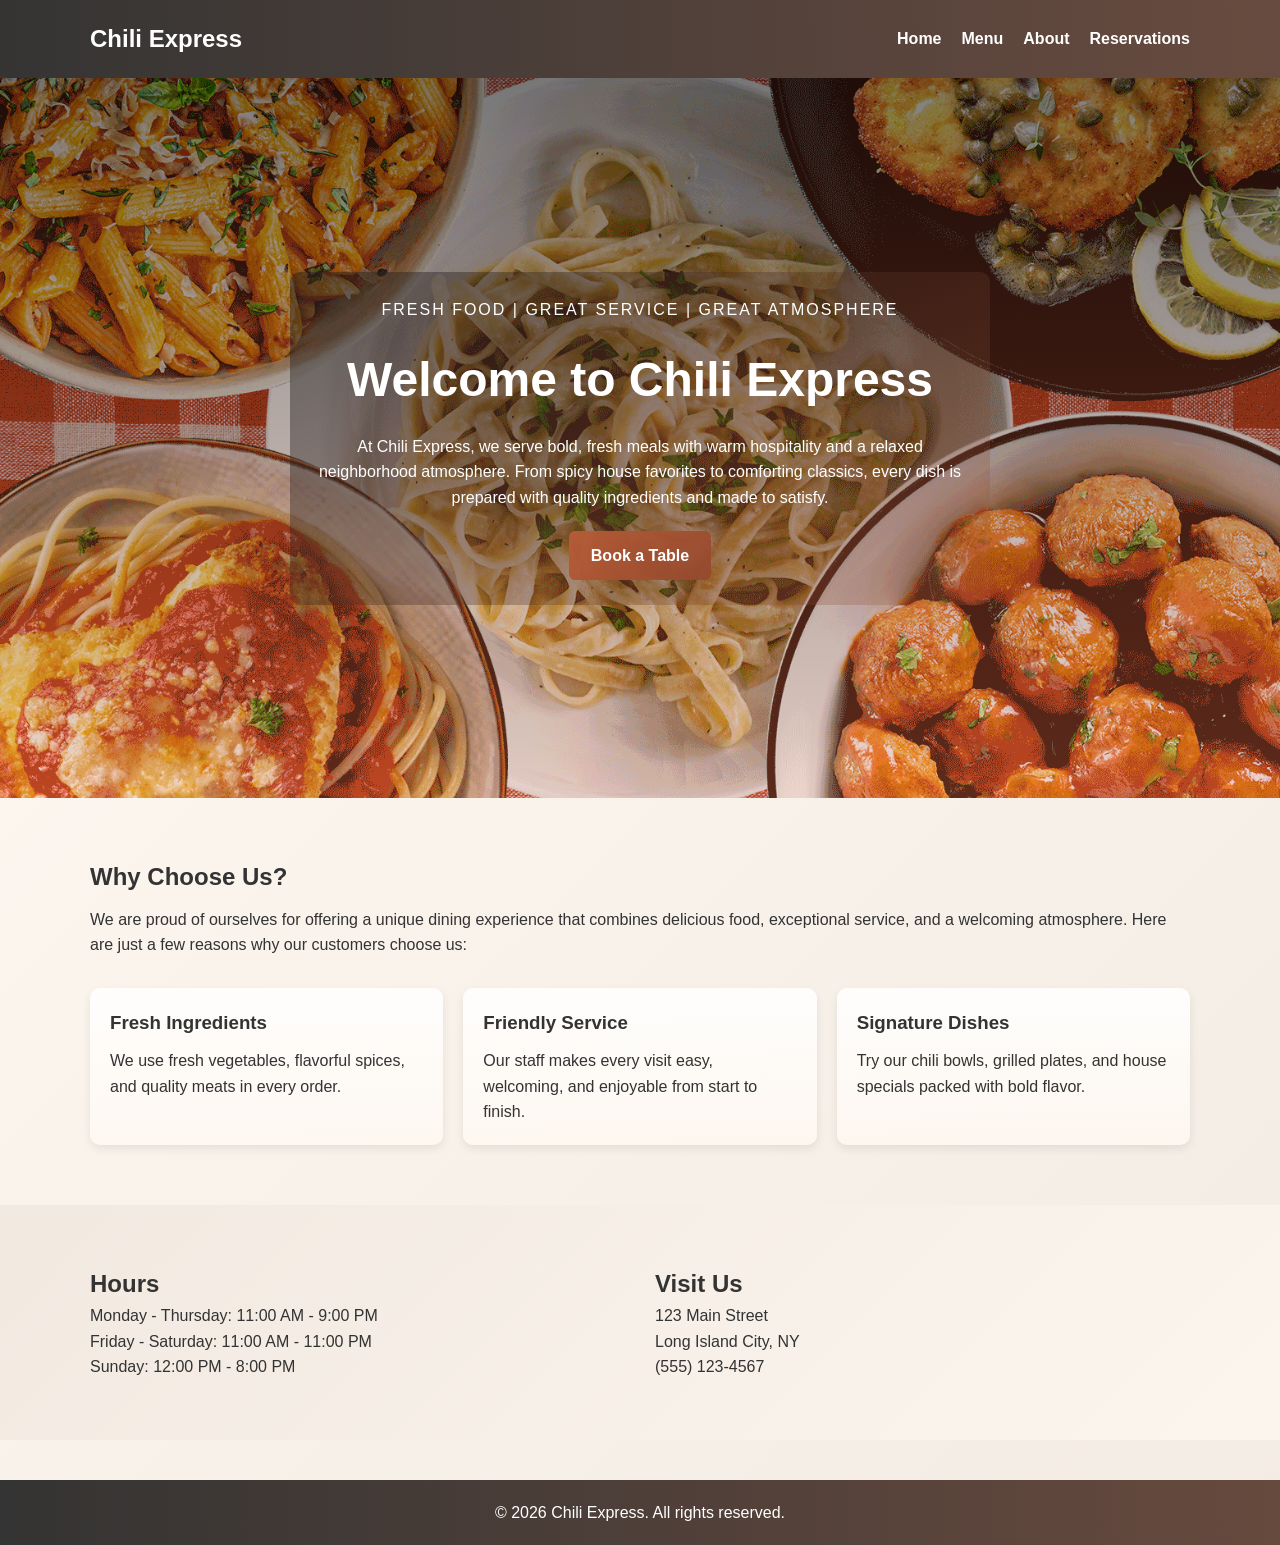
<file: index.html>
<!DOCTYPE html>
<html lang="en">
<head>
  <meta charset="UTF-8">
  <meta name="viewport" content="width=device-width, initial-scale=1.0">
  <title>Chili Express | Home</title>

  <!-- CHANGE NEEDED:
       Link your CSS file below.
       W3Schools search: HTML link CSS -->
  <link rel="stylesheet" href="style.css">
</head>
<body>

  <!--
    WHEN THIS PAGE IS WORKING:
    Students should see a dark navigation bar at the top,
    then a large hero image with text and a button in the center,
    then a short welcome section below.
  -->

  <header class="site-header">
    <nav class="navbar">
      <h1 class="logo">Chili Express</h1>

      <!-- CHANGE NEEDED:
           Make sure each link goes to the correct page.
           W3Schools search: HTML links -->
      <ul class="nav-links">
        <li><a href="index.html">Home</a></li>
        <li><a href="menu.html">Menu</a></li>
        <li><a href="about.html">About</a></li>
        <li><a href="reservations.html">Reservations</a></li>
      </ul>
    </nav>
  </header>

  <main>

    <!--
      HERO SECTION
      WHEN THIS SECTION IS WORKING:
      A large background image should fill most of the screen.
      There should be text on top of the image and a button below the text.

      CHANGE NEEDED:
      - Update the heading
      - Update the paragraph
      - Add your own hero image in the CSS file
      W3Schools search:
      - CSS background image
      - CSS background size
    -->
    <section class="hero">
      <div class="hero-text">
        <p class="tagline">Fresh Food | Great Service | Great Atmosphere</p>
        <h2>Welcome to Chili Express</h2>
        <p>
          At Chili Express, we serve bold, fresh meals with warm hospitality and a relaxed neighborhood atmosphere. From spicy house favorites to comforting classics, every dish is prepared with quality ingredients and made to satisfy.
        </p>

        <!-- CHANGE NEEDED:
             This button should take users to the reservations page -->
        <a href="reservations.html" class="btn">Book a Table</a>
      </div>
    </section>

    <!--
      INTRO SECTION
      WHEN THIS SECTION IS WORKING:
      There should be a clean section under the hero with a heading,
      a short paragraph, and 3 simple boxes describing the restaurant.
    -->
    <section class="content-section">
      <div class="container">
        <h2>Why Choose Us?</h2>
        <p class="section-intro">
            We are proud of ourselves for offering a unique dining experience that combines delicious food, exceptional service, and a welcoming atmosphere. Here are just a few reasons why our customers choose us:
        </p>

        <!-- CHANGE NEEDED:
             Replace these 3 boxes with your own ideas.
             W3Schools search:
             - CSS flexbox
             - CSS box shadow -->
        <div class="card-row">
          <div class="info-card">
            <h3>Fresh Ingredients</h3>
            <p>We use fresh vegetables, flavorful spices, and quality meats in every order.</p>
          </div>

          <div class="info-card">
            <h3>Friendly Service</h3>
            <p>Our staff makes every visit easy, welcoming, and enjoyable from start to finish.</p>
          </div>

          <div class="info-card">
            <h3>Signature Dishes</h3>
            <p>Try our chili bowls, grilled plates, and house specials packed with bold flavor.</p>
          </div>
        </div>
      </div>
    </section>

    <!--
      HOURS SECTION
      WHEN THIS SECTION IS WORKING:
      Users should see business hours and location information in a clean layout.
    -->
    <section class="content-section alt-section">
      <div class="container two-column">
        <div>
          <h2>Hours</h2>
          <!-- CHANGE NEEDED:
               Update these hours if needed -->
          <p>Monday - Thursday: 11:00 AM - 9:00 PM</p>
          <p>Friday - Saturday: 11:00 AM - 11:00 PM</p>
          <p>Sunday: 12:00 PM - 8:00 PM</p>
        </div>

        <div>
          <h2>Visit Us</h2>
          <!-- CHANGE NEEDED:
               Replace with your address and phone number -->
          <p>123 Main Street</p>
          <p>Long Island City, NY</p>
          <p>(555) 123-4567</p>
        </div>
      </div>
    </section>

  </main>

  <footer class="site-footer">
    <!-- CHANGE NEEDED:
         Replace with your restaurant name -->
    <p>&copy; 2026 Chili Express. All rights reserved.</p>
  </footer>

</body>
</html>
</file>
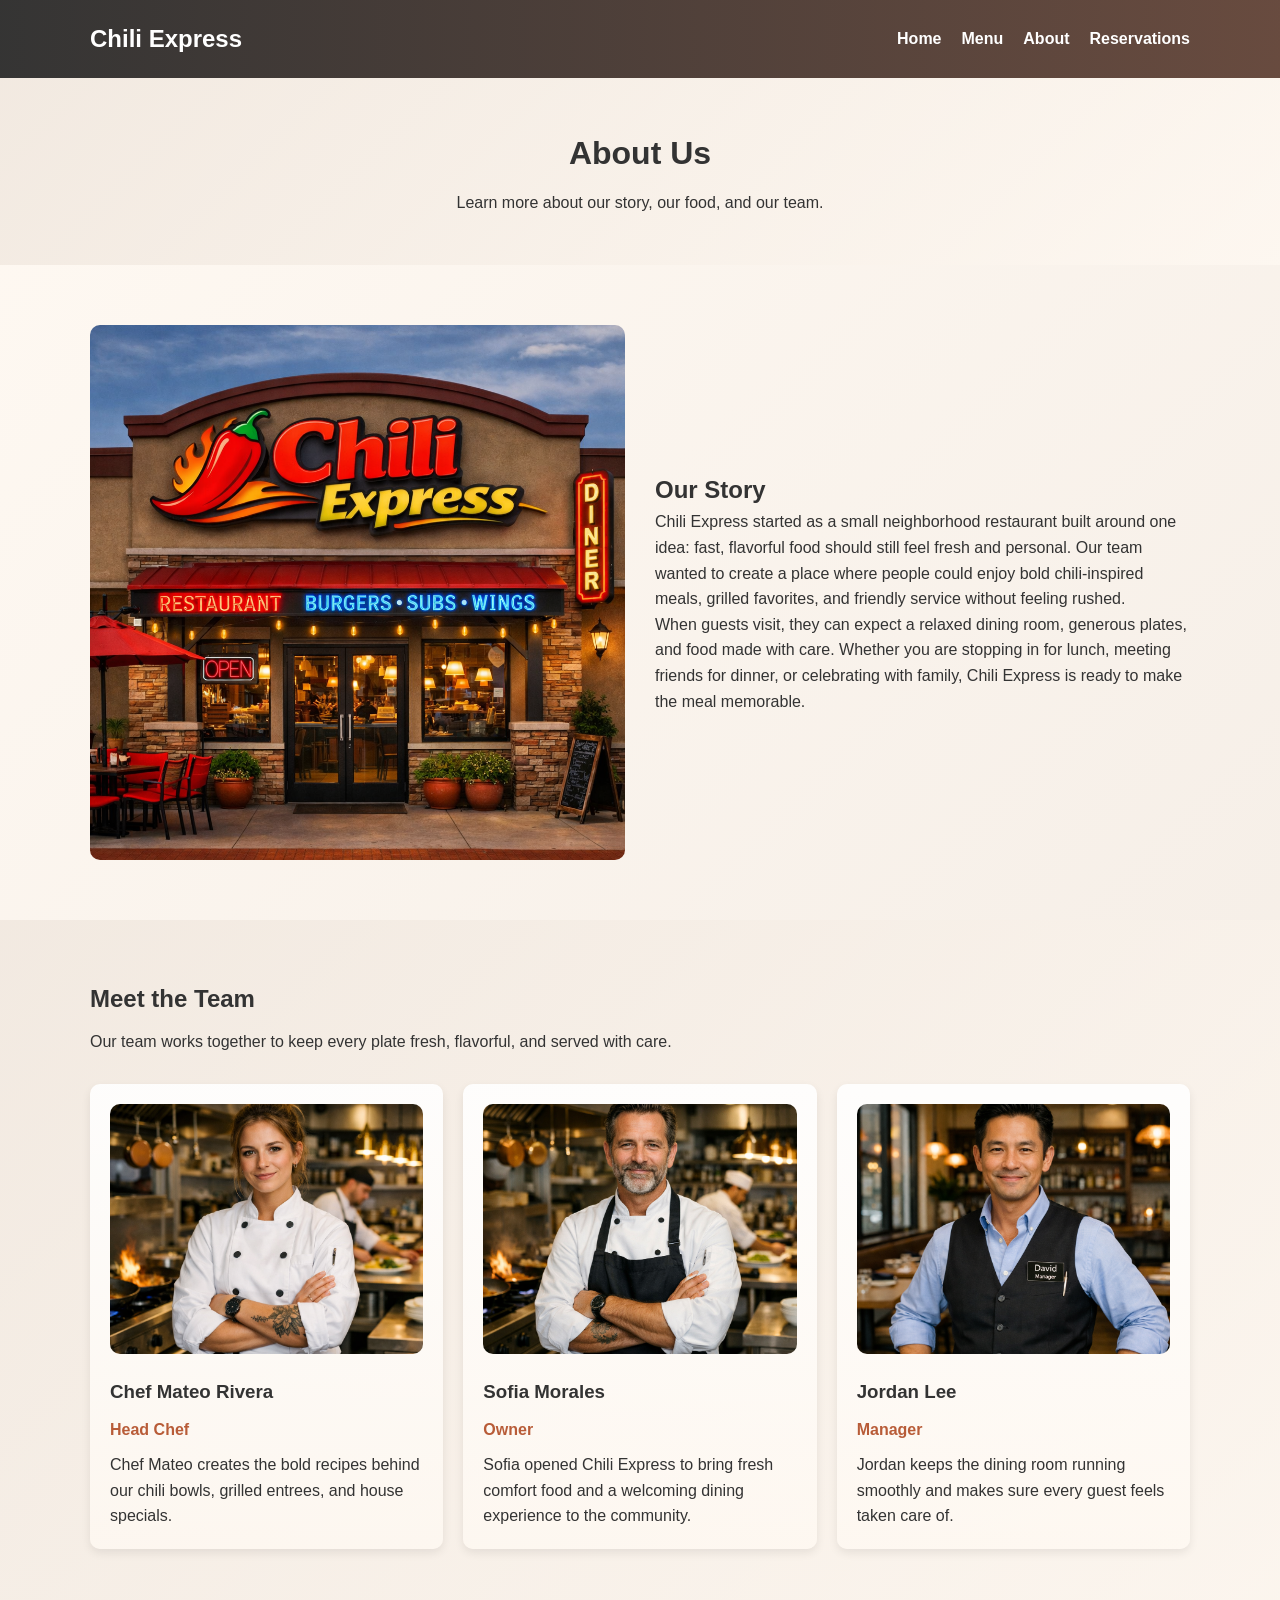
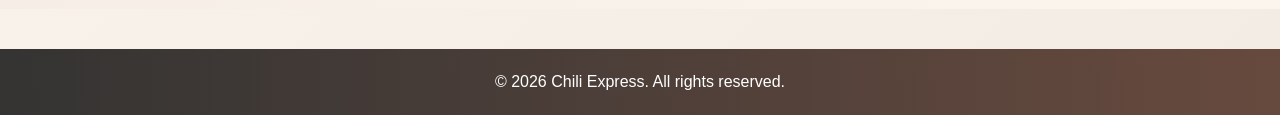
<file: about.html>
<!DOCTYPE html>
<html lang="en">
<head>
  <meta charset="UTF-8">
  <meta name="viewport" content="width=device-width, initial-scale=1.0">
  <title>Chili Express | About</title>
  <link rel="stylesheet" href="style.css">
</head>
<body>

  <!--
    WHEN THIS PAGE IS WORKING:
    Students should see the same navigation at the top,
    then a page heading, then a section with a restaurant photo and story,
    then a section introducing team members.
  -->

  <header class="site-header">
    <nav class="navbar">
      <h1 class="logo">Chili Express</h1>
      <ul class="nav-links">
        <li><a href="index.html">Home</a></li>
        <li><a href="menu.html">Menu</a></li>
        <li><a href="about.html">About</a></li>
        <li><a href="reservations.html">Reservations</a></li>
      </ul>
    </nav>
  </header>

  <main>

    <!--
      PAGE BANNER
      WHEN THIS SECTION IS WORKING:
      This should look like a simple heading area at the top of the page.
    -->
    <section class="page-banner">
      <div class="container">
        <h2>About Us</h2>
        <p>Learn more about our story, our food, and our team.</p>
      </div>
    </section>

    <!--
      STORY SECTION
      WHEN THIS SECTION IS WORKING:
      There should be an image on one side and text on the other side.
      On smaller screens, the image and text may stack vertically.

      CHANGE NEEDED:
      - Add your own restaurant image
      - Replace the story text
      W3Schools search:
      - HTML images
      - HTML alt attribute
    -->
    <section class="content-section">
      <div class="container two-column">
        <div>
          <img src="restaurant-img.png" alt="Dining room at Chili Express" class="about-image">
        </div>

        <div>
          <h2>Our Story</h2>
          <p>
            Chili Express started as a small neighborhood restaurant built around one idea: fast, flavorful food should still feel fresh and personal. Our team wanted to create a place where people could enjoy bold chili-inspired meals, grilled favorites, and friendly service without feeling rushed.
          </p>
          <p>
            When guests visit, they can expect a relaxed dining room, generous plates, and food made with care. Whether you are stopping in for lunch, meeting friends for dinner, or celebrating with family, Chili Express is ready to make the meal memorable.
          </p>
        </div>
      </div>
    </section>

    <!--
      TEAM SECTION
      WHEN THIS SECTION IS WORKING:
      There should be 2 or 3 boxes showing team members.
      Each box should have an image, a name, a role, and a short description.

      CHANGE NEEDED:
      - Replace names
      - Replace roles
      - Replace text
      - Add your own team images
      W3Schools search:
      - CSS border radius
      - CSS object fit
    -->
    <section class="content-section alt-section">
      <div class="container">
        <h2>Meet the Team</h2>
        <p class="section-intro">
          Our team works together to keep every plate fresh, flavorful, and served with care.
        </p>

        <div class="card-row">
          <div class="team-card">
            <img src="Head-Chef-img.png" alt="Photo of the head chef" class="team-image">
            <h3>Chef Mateo Rivera</h3>
            <p class="role">Head Chef</p>
            <p>Chef Mateo creates the bold recipes behind our chili bowls, grilled entrees, and house specials.</p>
          </div>

          <div class="team-card">
            <img src="Owner-img.png" alt="Photo of the restaurant owner" class="team-image">
            <h3>Sofia Morales</h3>
            <p class="role">Owner</p>
            <p>Sofia opened Chili Express to bring fresh comfort food and a welcoming dining experience to the community.</p>
          </div>

          <div class="team-card">
            <img src="Manager-img.png" alt="Photo of the restaurant manager" class="team-image">
            <h3>Jordan Lee</h3>
            <p class="role">Manager</p>
            <p>Jordan keeps the dining room running smoothly and makes sure every guest feels taken care of.</p>
          </div>
        </div>
      </div>
    </section>

  </main>

  <footer class="site-footer">
    <p>&copy; 2026 Chili Express. All rights reserved.</p>
  </footer>

</body>
</html>
</file>
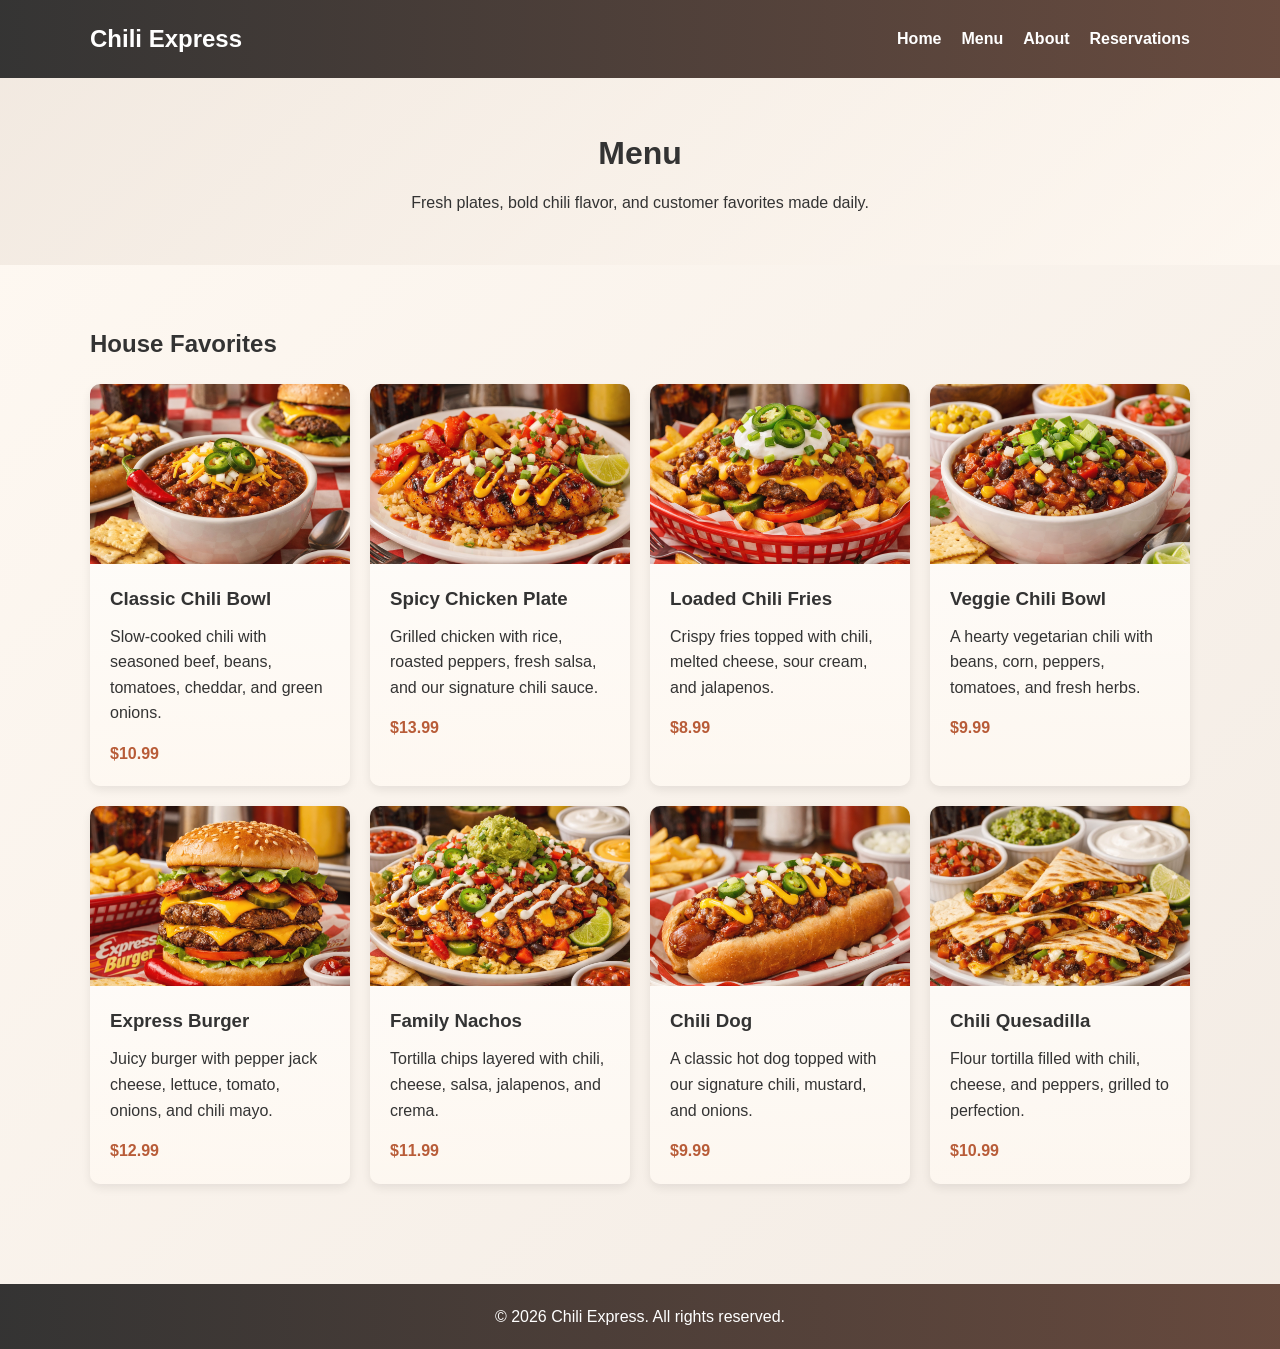
<file: menu.html>
<!DOCTYPE html>
<html lang="en">
<head>
    <meta charset="UTF-8">
    <meta name="viewport" content="width=device-width, initial-scale=1.0">
    <title>Chili Express | Menu</title>
    <link rel="stylesheet" href="style.css">
    <link rel="stylesheet" href="menu.css">
</head>
<body>
    
      <header class="site-header">
    <nav class="navbar">
      <h1 class="logo">Chili Express</h1>

      <ul class="nav-links">
        <li><a href="index.html">Home</a></li>
        <li><a href="menu.html">Menu</a></li>
        <li><a href="about.html">About</a></li>
        <li><a href="reservations.html">Reservations</a></li>
      </ul>
    </nav>
  </header>

  <main>
    <section class="page-banner">
      <div class="container">
        <h2>Menu</h2>
        <p>Fresh plates, bold chili flavor, and customer favorites made daily.</p>
      </div>
    </section>

    <section class="content-section">
      <div class="container">
        <h2>House Favorites</h2>
        <div class="menu-grid">
          <div class="menu-item">
            <img src="Classic-Chili-Bowl-img.png" alt="Classic Chili Bowl" class="menu-image">
            <h3>Classic Chili Bowl</h3>
            <p>Slow-cooked chili with seasoned beef, beans, tomatoes, cheddar, and green onions.</p>
            <span>$10.99</span>
          </div>

          <div class="menu-item">
            <img src="Spicy-Chicken-Plate-img.png" alt="Spicy Chicken Plate" class="menu-image">
            <h3>Spicy Chicken Plate</h3>
            <p>Grilled chicken with rice, roasted peppers, fresh salsa, and our signature chili sauce.</p>
            <span>$13.99</span>
          </div>

          <div class="menu-item">
            <img src="Loaded-Chili-Fries-img.png" alt="Loaded Chili Fries" class="menu-image">
            <h3>Loaded Chili Fries</h3>
            <p>Crispy fries topped with chili, melted cheese, sour cream, and jalapenos.</p>
            <span>$8.99</span>
          </div>

          <div class="menu-item">
            <img src="Veggie-Chili-Bowl-img.png" alt="Veggie Chili Bowl" class="menu-image">
            <h3>Veggie Chili Bowl</h3>
            <p>A hearty vegetarian chili with beans, corn, peppers, tomatoes, and fresh herbs.</p>
            <span>$9.99</span>
          </div>

          <div class="menu-item">
            <img src="Express-Burger-img.png" alt="Express Burger" class="menu-image">
            <h3>Express Burger</h3>
            <p>Juicy burger with pepper jack cheese, lettuce, tomato, onions, and chili mayo.</p>
            <span>$12.99</span>
          </div>

          <div class="menu-item">
            <img src="Family-Nachos-img.png" alt="Family Nachos" class="menu-image">
            <h3>Family Nachos</h3>
            <p>Tortilla chips layered with chili, cheese, salsa, jalapenos, and crema.</p>
            <span>$11.99</span>
          </div>

          <div class="menu-item">
            <img src="Chili-Dog-img.png" alt="Chili Dog" class="menu-image">
            <h3>Chili Dog</h3>
            <p>A classic hot dog topped with our signature chili, mustard, and onions.</p>
            <span>$9.99</span>
          </div>

          <div class="menu-item">
            <img src="Chili-Quesadilla-img.png" alt="Chili Quesadilla" class="menu-image">
            <h3>Chili Quesadilla</h3>
            <p>Flour tortilla filled with chili, cheese, and peppers, grilled to perfection.</p>
            <span>$10.99</span>
          </div>
        </div>
      </div>
    </section>
  </main>

  <footer class="site-footer">
    <p>&copy; 2026 Chili Express. All rights reserved.</p>
  </footer>

</body>
</html>
</file>
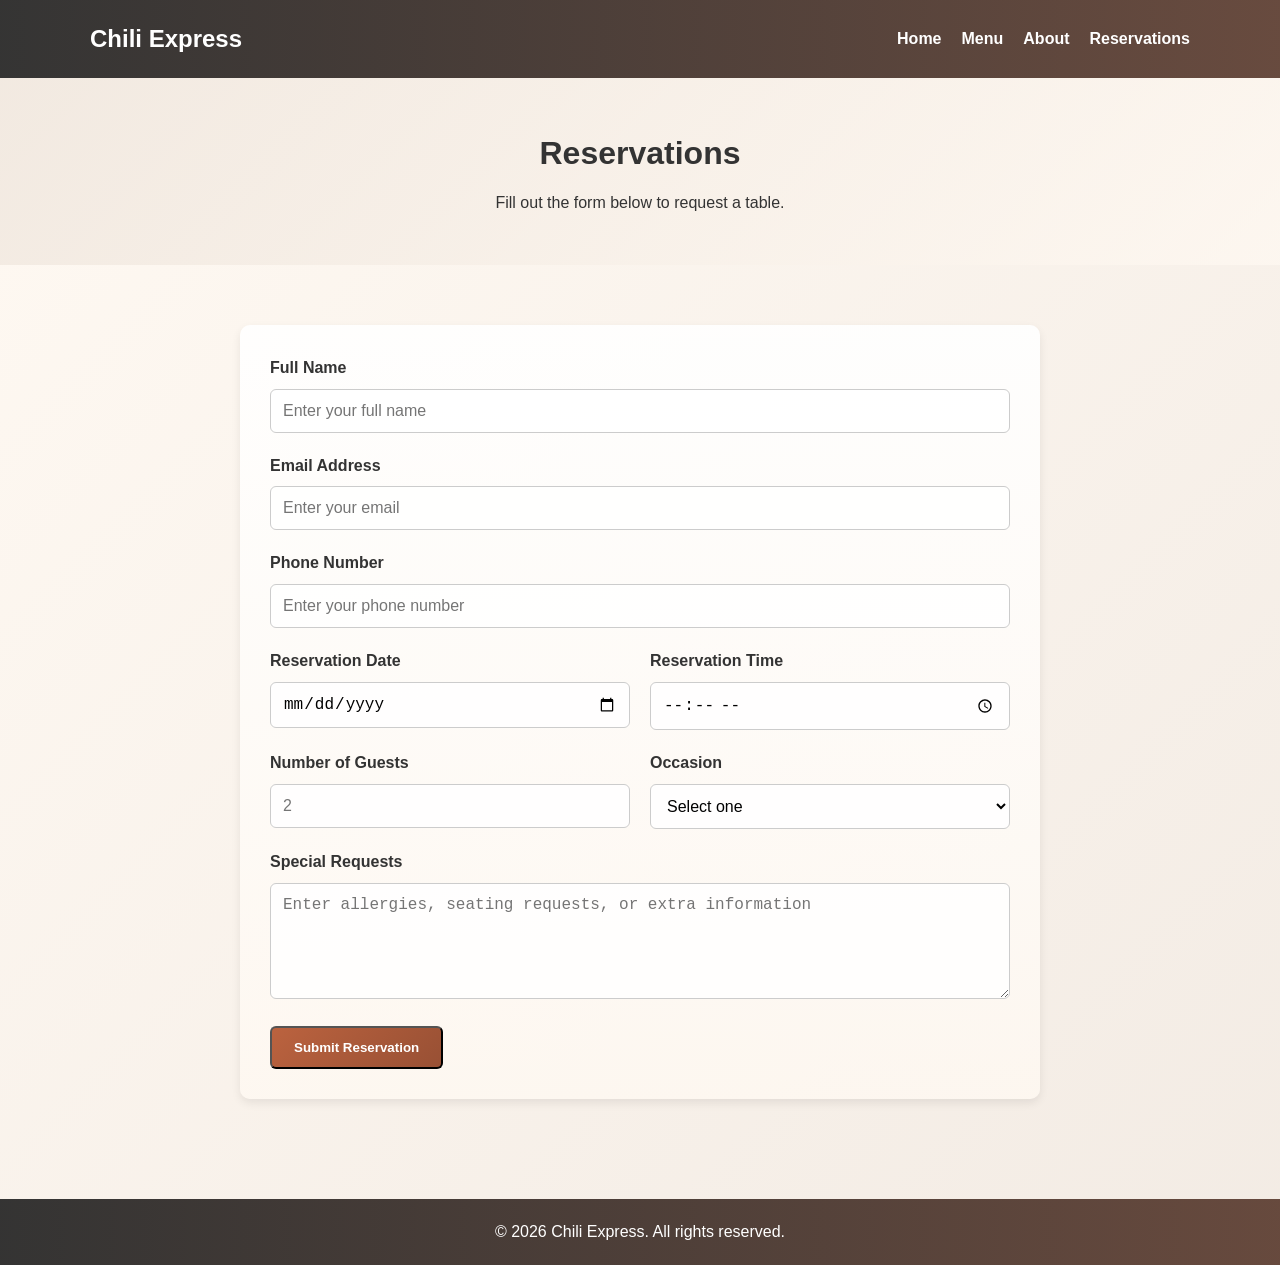
<file: reservations.html>
<!DOCTYPE html>
<html lang="en">
<head>
  <meta charset="UTF-8">
  <meta name="viewport" content="width=device-width, initial-scale=1.0">
  <title>Chili Express | Reservations</title>
  <link rel="stylesheet" href="style.css">
</head>
<body>

  <!--
    WHEN THIS PAGE IS WORKING:
    Students should see a heading and a clean form in the middle of the page.
    The form will NOT actually send data anywhere yet.
    It is only being used to practice HTML forms and CSS styling.
  -->

  <header class="site-header">
    <nav class="navbar">
      <h1 class="logo">Chili Express</h1>
      <ul class="nav-links">
        <li><a href="index.html">Home</a></li>
        <li><a href="menu.html">Menu</a></li>
        <li><a href="about.html">About</a></li>
        <li><a href="reservations.html">Reservations</a></li>
      </ul>
    </nav>
  </header>

  <main>

    <section class="page-banner">
      <div class="container">
        <h2>Reservations</h2>
        <p>Fill out the form below to request a table.</p>
      </div>
    </section>

    <!--
      FORM SECTION
      WHEN THIS SECTION IS WORKING:
      Students should see labeled input boxes with enough spacing between them.

      CHANGE NEEDED:
      Students should check that every label matches an input.
      W3Schools search:
      - HTML forms
      - HTML input types
      - HTML label
      - HTML textarea
      - HTML required
    -->
    <section class="content-section">
      <div class="container form-container">

        <form class="reservation-form" action="#" method="get">

          <div class="form-group">
            <label for="fullname">Full Name</label>
            <input type="text" id="fullname" name="fullname" placeholder="Enter your full name" required>
          </div>

          <div class="form-group">
            <label for="email">Email Address</label>

            <!--
              CHANGE NEEDED:
              Keep type="email" here.
              Students should research why email is better than text.
              W3Schools search: HTML input email
            -->
            <input type="email" id="email" name="email" placeholder="Enter your email" required>
          </div>

          <div class="form-group">
            <label for="phone">Phone Number</label>
            <input type="tel" id="phone" name="phone" placeholder="Enter your phone number" required>
          </div>

          <div class="form-row">
            <div class="form-group">
              <label for="date">Reservation Date</label>
              <input type="date" id="date" name="date" required>
            </div>

            <div class="form-group">
              <label for="time">Reservation Time</label>
              <input type="time" id="time" name="time" required>
            </div>
          </div>

          <div class="form-row">
            <div class="form-group">
              <label for="guests">Number of Guests</label>

              <!--
                CHANGE NEEDED:
                Students should research min and max attributes.
                W3Schools search:
                - HTML input number
                - HTML min max
              -->
              <input type="number" id="guests" name="guests" min="1" max="12" placeholder="2" required>
            </div>

            <div class="form-group">
              <label for="occasion">Occasion</label>

              <!--
                CHANGE NEEDED:
                Students may add more options here.
                W3Schools search:
                - HTML select
                - HTML option
              -->
              <select id="occasion" name="occasion">
                <option value="">Select one</option>
                <option value="birthday">Birthday</option>
                <option value="anniversary">Anniversary</option>
                <option value="family">Family Dinner</option>
                <option value="date-night">Date Night</option>
              </select>
            </div>
          </div>

          <div class="form-group">
            <label for="notes">Special Requests</label>
            <textarea id="notes" name="notes" rows="5" placeholder="Enter allergies, seating requests, or extra information"></textarea>
          </div>

          <button type="submit" class="btn">Submit Reservation</button>
        </form>

      </div>
    </section>

  </main>

  <footer class="site-footer">
    <p>&copy; 2026 Chili Express. All rights reserved.</p>
  </footer>

</body>
</html>
</file>
<file: style.css>
/* =====================================================
   BASIC RESET
   WHEN THIS IS WORKING:
   All pages should have cleaner spacing and sizing.

   W3Schools search:
   - CSS box-sizing
   - CSS margin
   - CSS padding
===================================================== */
* {
  margin: 0;
  padding: 0;
  box-sizing: border-box;
}

/* =====================================================
   CHANGE NEEDED:
   Students should change these colors to match their brand.

   WHEN THIS IS WORKING:
   The whole site should have a consistent restaurant theme.

   W3Schools search:
   - CSS colors
   - CSS hex colors
===================================================== */
:root {
  --dark: #1f1f1f;
  --light: #fff9f2;
  --accent: #b85c38;
  --accent-hover: #94492d;
  --text: #333333;
  --white: #ffffff;
  --soft: #f0e7de;
}

/* =====================================================
   BODY STYLES
   WHEN THIS IS WORKING:
   Text should be easy to read and the page should have
   a soft background color.
===================================================== */
body {
  font-family: Arial, Helvetica, sans-serif;
  background:
    linear-gradient(135deg, rgba(255, 249, 242, 0.96), rgba(240, 231, 222, 0.82));
  color: var(--text);
  line-height: 1.6;
  cursor: url("data:image/svg+xml,%3Csvg xmlns='http://www.w3.org/2000/svg' width='28' height='28' viewBox='0 0 28 28'%3E%3Cpath d='M5 3 L21 14 L13 16 L10 24 L5 3 Z' fill='%23b85c38' stroke='%231f1f1f' stroke-width='2'/%3E%3C/svg%3E") 5 3, default;
}

a,
button,
.btn,
.info-card,
.team-card {
  cursor: url("data:image/svg+xml,%3Csvg xmlns='http://www.w3.org/2000/svg' width='30' height='30' viewBox='0 0 30 30'%3E%3Ccircle cx='15' cy='15' r='10' fill='%23b85c38' stroke='%231f1f1f' stroke-width='2'/%3E%3Ccircle cx='15' cy='15' r='3' fill='white'/%3E%3C/svg%3E") 15 15, pointer;
}

input,
select,
textarea {
  cursor: text;
}

select,
input[type="date"],
input[type="time"],
input[type="number"] {
  cursor: pointer;
}

/* =====================================================
   CONTAINER
   WHEN THIS IS WORKING:
   Content should not stretch too wide across the screen.
===================================================== */
.container {
  width: 90%;
  max-width: 1100px;
  margin: 0 auto;
}

/* =====================================================
   HEADER + NAVIGATION
   WHEN THIS IS WORKING:
   A dark navigation bar should appear at the top.
   The logo should be on one side and the links on the other.

   W3Schools search:
   - CSS flexbox
   - CSS justify-content
   - CSS align-items
===================================================== */
.site-header {
  background:
    linear-gradient(90deg, rgba(31, 31, 31, 0.9), rgba(72, 38, 25, 0.82));
  color: var(--white);
}

.navbar {
  width: 90%;
  max-width: 1100px;
  margin: 0 auto;
  padding: 20px 0;

  display: flex;
  justify-content: space-between;
  align-items: center;
  gap: 20px;
}

.logo {
  font-size: 1.5rem;
}

.nav-links {
  list-style: none;
  display: flex;
  gap: 20px;
}

.nav-links a {
  color: var(--white);
  text-decoration: none;
  font-weight: bold;
}

/* CHANGE NEEDED:
   Students can change hover color if they want.
   WHEN THIS IS WORKING:
   Link color should change when the mouse moves over it.

   W3Schools search:
   - CSS hover
*/
.nav-links a:hover {
  color: var(--accent);
}

/* =====================================================
   HERO SECTION
   CHANGE NEEDED:
   Replace the hero image file path below with the correct image name.
   Make sure the image is saved inside the images folder.

   WHEN THIS IS WORKING:
   The home page should show a large background image with text
   centered on top of it.

   W3Schools search:
   - CSS background image
   - CSS background size
   - CSS background position
===================================================== */
.hero {
  min-height: 80vh;
  background-image:
    linear-gradient(rgba(0, 0, 0, 0.5), rgba(184, 92, 56, 0.25)),
    url("image.gif");
  background-size: cover;
  background-position: center;
  background-repeat: no-repeat;

  display: flex;
  justify-content: center;
  align-items: center;
  text-align: center;
  padding: 40px;
   
}

.hero-text {
  max-width: 700px;
  color: var(--white);
  background:
    linear-gradient(135deg, rgba(31, 31, 31, 0.48), rgba(184, 92, 56, 0.22));
  padding: 25px;
  border-radius: 10px;
}

.tagline {
  font-size: 1rem;
  letter-spacing: 2px;
  text-transform: uppercase;
  margin-bottom: 15px;
}

.hero-text h2 {
  font-size: 3rem;
  margin-bottom: 15px;
}

.hero-text p {
  margin-bottom: 20px;
}

/* =====================================================
   BUTTON
   WHEN THIS IS WORKING:
   Buttons should have color, padding, and rounded corners.
===================================================== */
.btn {
  display: inline-block;
  background:
    linear-gradient(135deg, rgba(184, 92, 56, 0.96), rgba(148, 73, 45, 0.96));
  color: var(--white);
  text-decoration: none;
  padding: 12px 22px;
  border-radius: 6px;
  font-weight: bold;
}

.btn:hover {
  background:
    linear-gradient(135deg, rgba(148, 73, 45, 0.98), rgba(112, 51, 31, 0.98));
}

/* =====================================================
   PAGE BANNER
   WHEN THIS IS WORKING:
   About and Reservations pages should have a simple heading section.
===================================================== */
.page-banner {
  background:
    linear-gradient(135deg, rgba(240, 231, 222, 0.86), rgba(255, 249, 242, 0.7));
  text-align: center;
  padding: 50px 20px;
}

.page-banner h2 {
  font-size: 2rem;
  margin-bottom: 10px;
}

/* =====================================================
   CONTENT SECTIONS
   WHEN THIS IS WORKING:
   Each page section should have enough spacing above and below it.
===================================================== */
.content-section {
  padding: 60px 0;
}

.alt-section {
  background:
    linear-gradient(135deg, rgba(240, 231, 222, 0.82), rgba(255, 249, 242, 0.7));
}

.section-intro {
  margin-top: 10px;
  margin-bottom: 30px;
}

/* =====================================================
   FLEX LAYOUTS
   WHEN THIS IS WORKING:
   Items should line up next to each other on larger screens.

   W3Schools search:
   - CSS flexbox
   - CSS gap
===================================================== */
.card-row {
  display: flex;
  gap: 20px;
  flex-wrap: wrap;
}

.two-column {
  display: flex;
  gap: 30px;
  flex-wrap: wrap;
  align-items: center;
}

.two-column > div {
  flex: 1 1 300px;
}

/* =====================================================
   INFO CARDS
   WHEN THIS IS WORKING:
   The three boxes on the home page should have a white background,
   padding, and a slight shadow.

   W3Schools search:
   - CSS box shadow
   - CSS border radius
===================================================== */
.info-card,
.team-card {
  background:
    linear-gradient(180deg, rgba(255, 255, 255, 0.88), rgba(255, 249, 242, 0.78));
  padding: 20px;
  border-radius: 10px;
  flex: 1 1 250px;
  box-shadow: 0 4px 10px rgba(0, 0, 0, 0.08);
}

.info-card h3,
.team-card h3 {
  margin-bottom: 10px;
}

.role {
  color: var(--accent);
  font-weight: bold;
  margin-bottom: 10px;
}

/* =====================================================
   ABOUT PAGE IMAGES
   CHANGE NEEDED:
   Make sure image file names match the files in the images folder.

   WHEN THIS IS WORKING:
   Images should fit nicely and not look stretched.
===================================================== */
.about-image {
  width: 100%;
  display: block;
  border-radius: 10px;
}

.team-image {
  width: 100%;
  height: 250px;
  object-fit: cover;
  border-radius: 10px;
  margin-bottom: 15px;
}

/* =====================================================
   FORM STYLES
   WHEN THIS IS WORKING:
   The reservation form should be centered and easy to read.

   W3Schools search:
   - CSS forms
   - CSS input
===================================================== */
.form-container {
  max-width: 800px;
}

.reservation-form {
  background:
    linear-gradient(180deg, rgba(255, 255, 255, 0.9), rgba(255, 249, 242, 0.78));
  padding: 30px;
  border-radius: 10px;
  box-shadow: 0 4px 10px rgba(0, 0, 0, 0.08);
}

.form-group {
  margin-bottom: 20px;
}

.form-row {
  display: flex;
  gap: 20px;
  flex-wrap: wrap;
}

.form-row .form-group {
  flex: 1 1 250px;
}

label {
  display: block;
  margin-bottom: 8px;
  font-weight: bold;
}

input,
select,
textarea {
  width: 100%;
  padding: 12px;
  border: 1px solid #cccccc;
  border-radius: 6px;
  font-size: 1rem;
  background-color: rgba(255, 255, 255, 0.88);
}

/* CHANGE NEEDED:
   Students can research how :focus works.
   WHEN THIS IS WORKING:
   Inputs should show a colored outline when clicked.

   W3Schools search:
   - CSS focus
*/
input:focus,
select:focus,
textarea:focus {
  outline: 2px solid var(--accent);
  border-color: var(--accent);
}

/* =====================================================
   FOOTER
   WHEN THIS IS WORKING:
   A dark footer should appear at the bottom of each page.
===================================================== */
.site-footer {
  background:
    linear-gradient(90deg, rgba(31, 31, 31, 0.9), rgba(72, 38, 25, 0.82));
  color: var(--white);
  text-align: center;
  padding: 20px;
  margin-top: 40px;
}

/* =====================================================
   RESPONSIVE DESIGN
   WHEN THIS IS WORKING:
   On smaller screens, the nav links and columns should stack.

   W3Schools search:
   - CSS media queries
===================================================== */
@media (max-width: 768px) {
  .navbar {
    flex-direction: column;
  }

  .nav-links {
    flex-direction: column;
    align-items: center;
  }

  .hero-text h2 {
    font-size: 2.2rem;
  }

  .two-column {
    flex-direction: column;
  }
}

/* =====================================================
   OPTIONAL COOL SNIPPETS
   These are NOT required.
   Students can plug them in if they finish early.
===================================================== */

/* OPTIONAL 1: Make cards lift slightly on hover
   W3Schools search:
   - CSS transform
   - CSS transition

.info-card,
.team-card {
  transition: transform 0.3s ease;
}

.info-card:hover,
.team-card:hover {
  transform: translateY(-8px);
}
*/

/* OPTIONAL 2: Make button grow slightly on hover

.btn {
  transition: transform 0.3s ease, background-color 0.3s ease;
}

.btn:hover {
  transform: scale(1.05);
}
*/

/* OPTIONAL 3: Add underline animation to nav links

.nav-links a {
  position: relative;
}

.nav-links a::after {
  content: "";
  position: absolute;
  left: 0;
  bottom: -4px;
  width: 0;
  height: 2px;
  background-color: var(--accent);
  transition: width 0.3s ease;
}

.nav-links a:hover::after {
  width: 100%;
}
*/
</file>
<file: menu.css>
.menu-grid {
  display: grid;
  grid-template-columns: repeat(auto-fit, minmax(250px, 1fr));
  gap: 20px;
  margin-top: 20px;
}

.menu-item {
  background:
    linear-gradient(180deg, rgba(255, 255, 255, 0.88), rgba(255, 249, 242, 0.78));
  border-radius: 10px;
  overflow: hidden;
  box-shadow: 0 4px 10px rgba(0, 0, 0, 0.08);
  cursor: pointer;
}

.menu-image {
  width: 100%;
  height: 180px;
  display: block;
  object-fit: cover;
  opacity: 0.96;
}

.menu-item h3 {
  padding: 20px 20px 0;
  margin-bottom: 10px;
}

.menu-item p {
  padding: 0 20px;
  margin-bottom: 15px;
}

.menu-item span {
  display: block;
  padding: 0 20px 20px;
  color: var(--accent);
  font-weight: bold;
}
</file>
